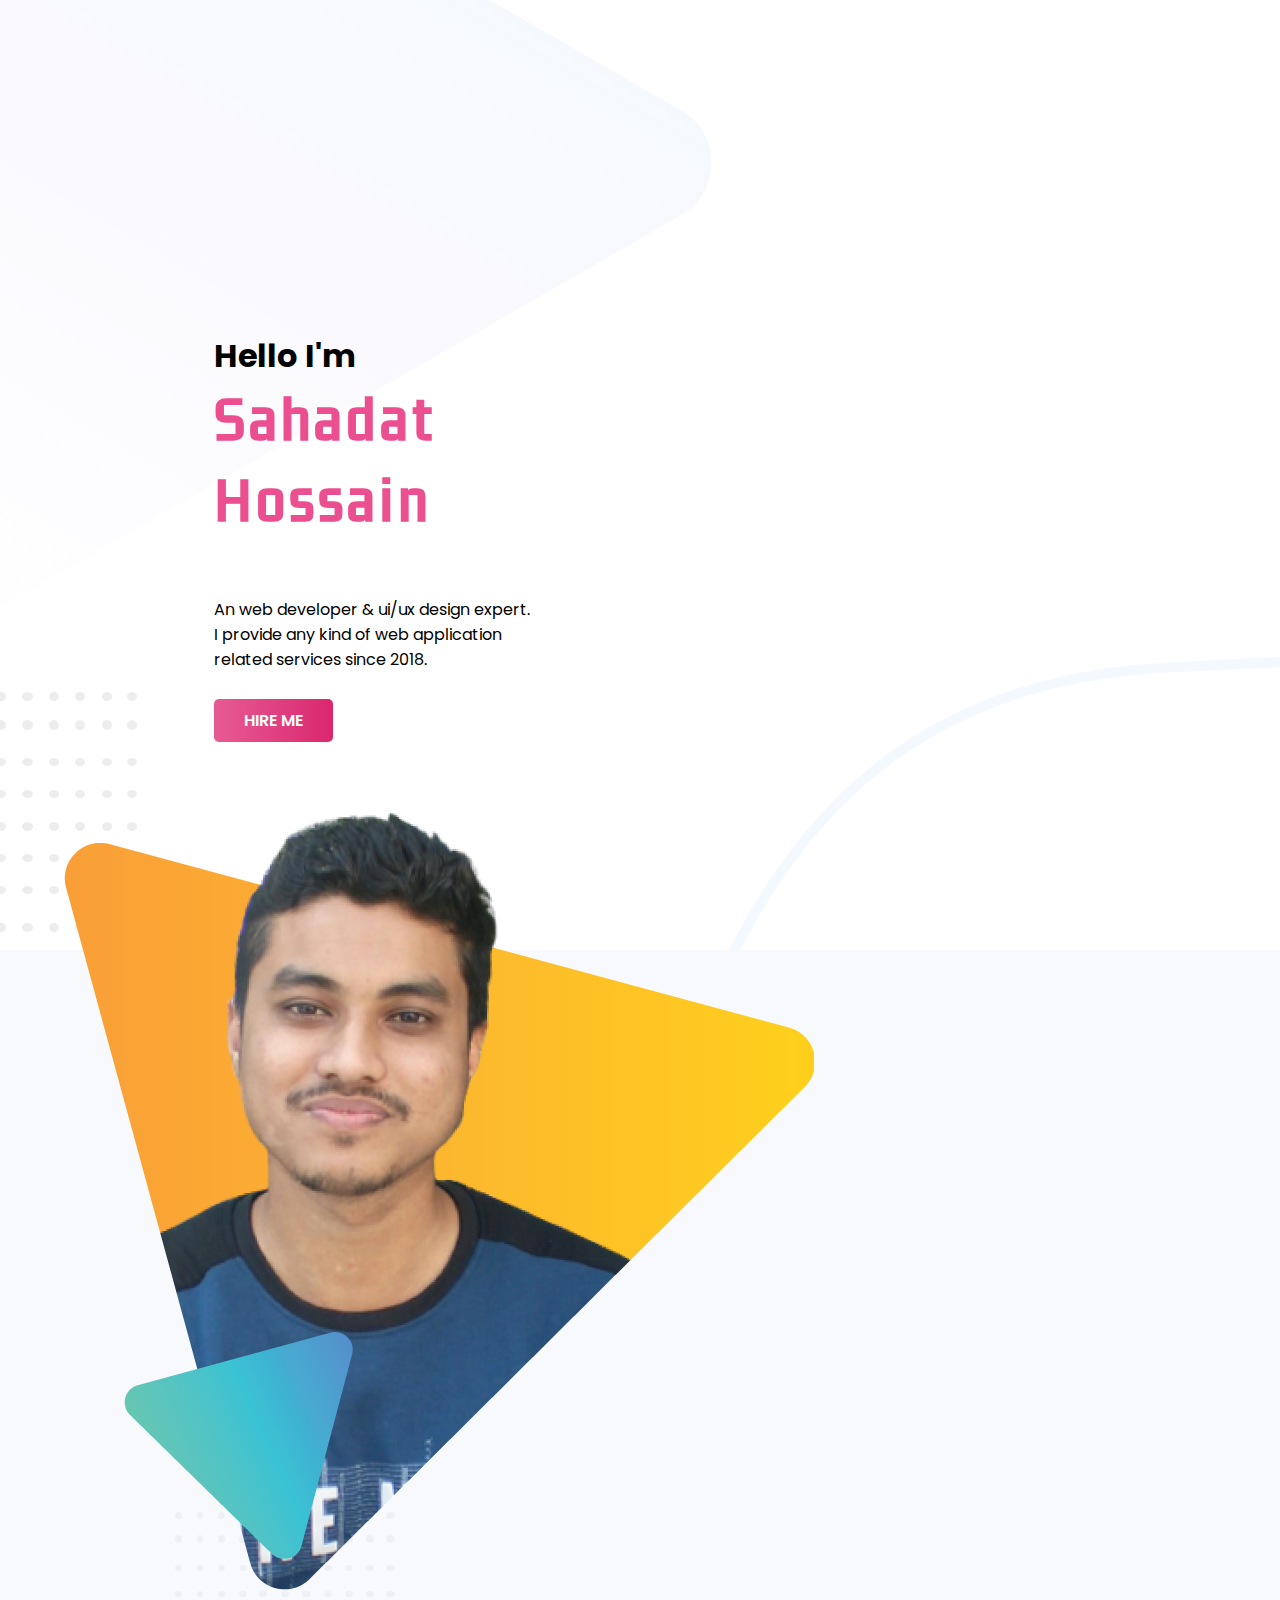
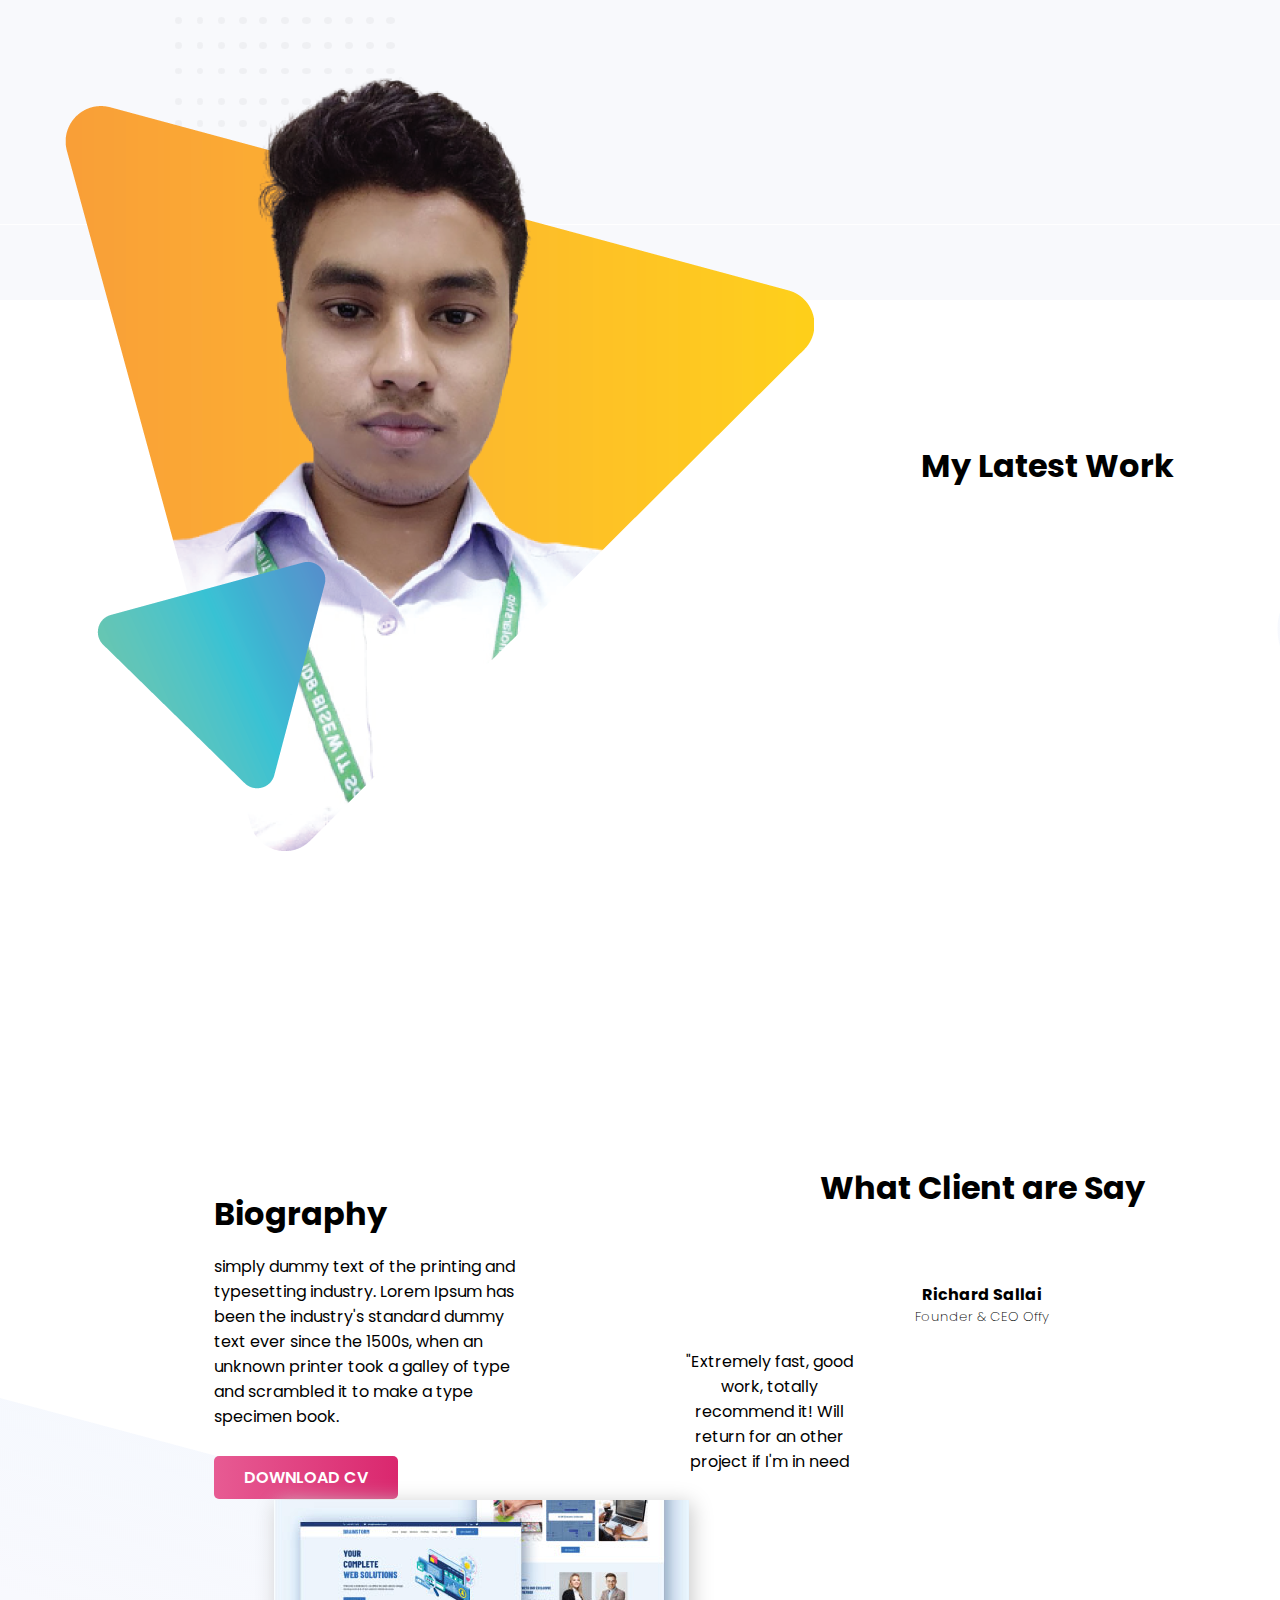
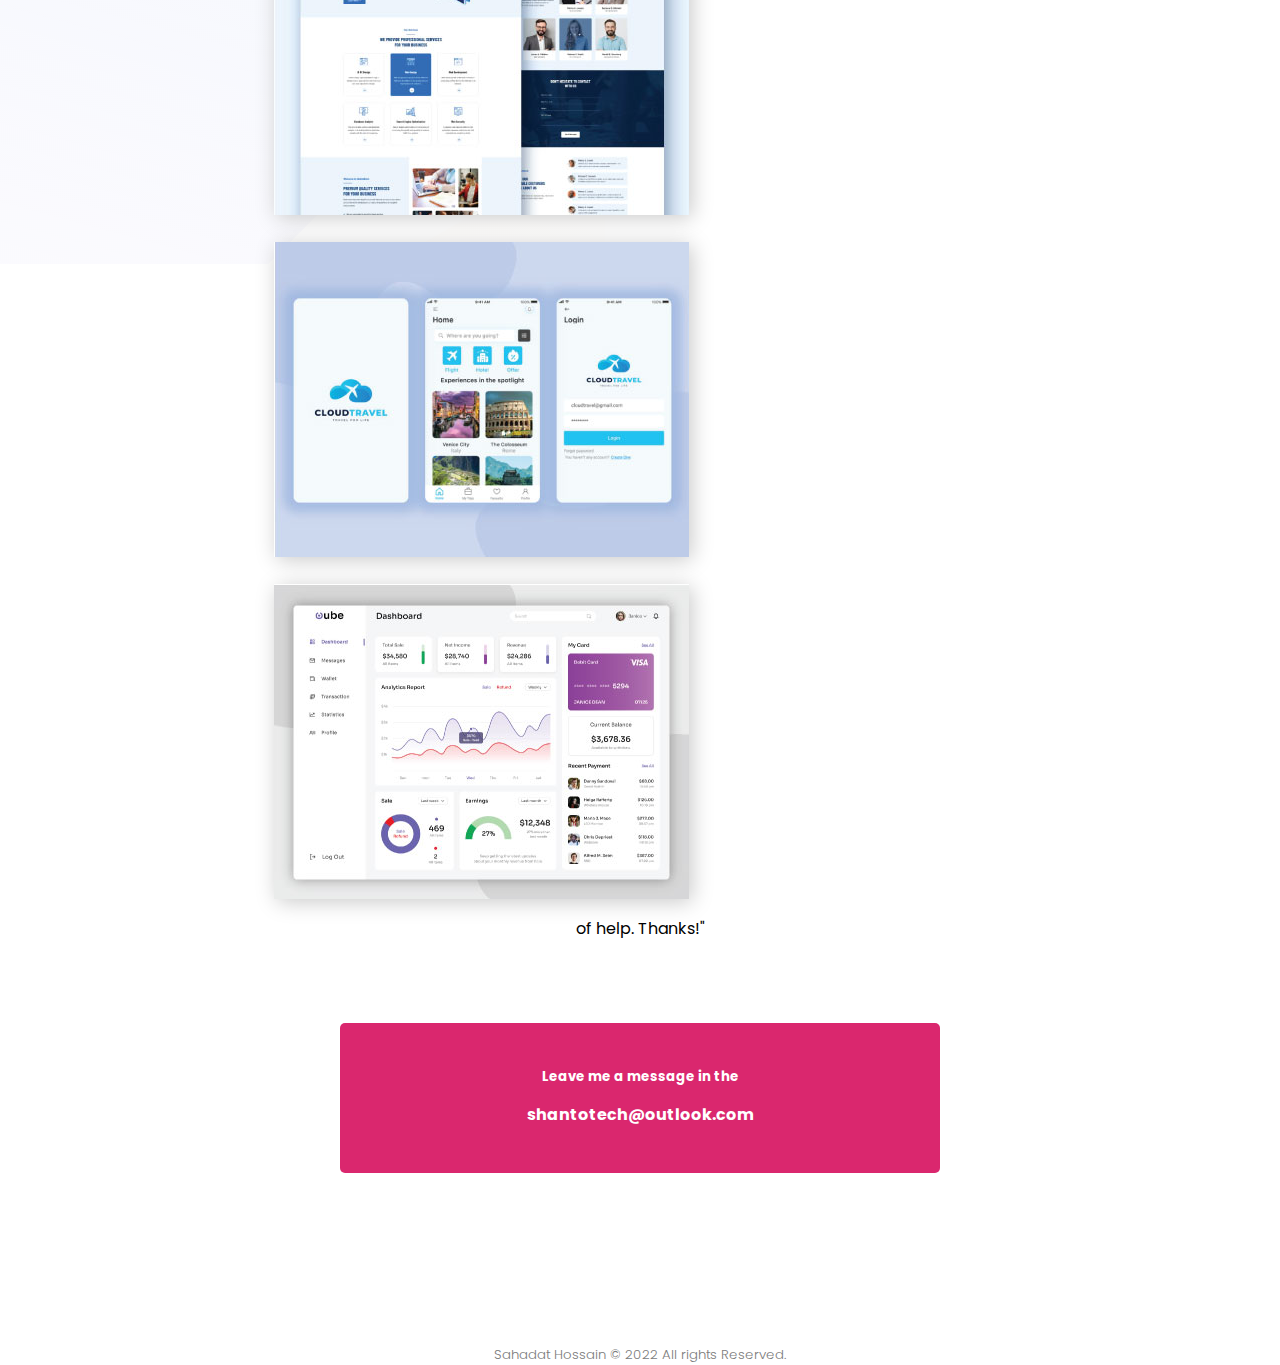
<file: index.html>
<!DOCTYPE html>
<html lang="en">
<head>
    <meta charset="UTF-8">
    <meta http-equiv="X-UA-Compatible" content="IE=edge">
    <meta name="viewport" content="width=device-width, initial-scale=1.0">
    <title>Personal Website</title>
    <link rel="stylesheet" href="style.css">
    <link href="https://fonts.googleapis.com/css2?family=Poppins&display=swap" rel="stylesheet">
    <link href="https://fonts.googleapis.com/css2?family=Kdam+Thmor+Pro&display=swap" rel="stylesheet">
</head>
<body>
    <section class="section-one">
            <div class="half-width content">
                <h3>Hello I'm</h3>
                <h1>Sahadat Hossain</h1>
                <p>An web developer & ui/ux design expert. I provide any kind of web application related services since 2018.</p>
                <div class="button">
                    <a target="_blank" href="https://www.linkedin.com/in/sahadat-hossain-ui-ux-designer/">HIRE ME</a>
                </div>
            </div>
            <div class="half-width image">
                <img src="./images/Profile-01.png" alt="">
            </div>
    </section>
    <section class="section-two">
        <div class="half-width image">
            <img src="./images/Profile-02.png" alt="">
        </div>
        <div class="half-width content">
            <h3>Biography</h3>
            <p>simply dummy text of the printing and typesetting industry. Lorem Ipsum has been the industry's standard dummy text ever since the 1500s, when an unknown printer took a galley of type and scrambled it to make a type specimen book.</p>
            <div class="button">
                <a target="_blank" href="https://drive.google.com/drive/u/1/folders/1t9By5cRut77A2t-ZSxt3wkPX7knW1WMX">DOWNLOAD CV</a>
            </div>
        </div>
    </section>
    <section class="section-three">
        <h3 class="title">My Latest Work</h3>
        <div class="latest-work">
            <img class="one" src="./latest-work/work-3.jpg" alt="">
            <img class="two" src="./latest-work/work-2.jpg" alt="">
            <img class="three" src="./latest-work/work-1.jpg" alt="">
        </div>
    </section>
    <section class="section-four">
        <div class="all-content">
            <h3 class="client-say">What Client are Say</h3>
            <h4 class="name">Richard Sallai</h4>
            <h5 class="founder">Founder & CEO Offy</h5>
            <p class="paragraph">"Extremely fast, good work, totally recommend it! Will return for an other project if I'm in need of help. Thanks!"</p>
            <div class="message">
                <h5 class="leave">Leave me a message in the</h5>
                <h4 class="mail">shantotech@outlook.com</h4>
            </div>
        </div>
        <footer>
            <h5 class="copyright">Sahadat Hossain © 2022 All rights Reserved.</h5>
        </footer>
    </section>
</body>
</html>
</file>
<file: style.css>
body{
    margin: 0%;
    font-family: 'Poppins', sans-serif;
}
.half-width{
    float: left;
    margin-left: 5%;
    padding-top: 80px;
    
}
.content{
    width: 25%;
    padding: 300px 150px 0px 150px;
}
h3{
    font-size: 32px;
    margin-bottom: 0px;
}
h1{
    margin-top: 0px;
    color: #ec4f8f;
    font-family: 'Kdam Thmor Pro', sans-serif;
    font-size: 52px;
    letter-spacing: 4px;
    padding-bottom: 20px;
}
a{
    text-decoration: none;
    padding: 10px 30px;
    color: white;
    border-radius: 5px;
    background: linear-gradient(90deg,#e75b93, #da276e);
    font-weight: 600;
}
.button{
    padding-top: 20px;
}
.section-one{
    background-image: url(./images/header-bg.png);
}
.section-two{
    background-image: url(./images/biography-bg.png);
}
section{
    height: 950px;
}
.title{
    text-align: center;
    padding: 110px 0px;
}
.latest-work{
    float: left;
    padding: 0px 264px;
}
.one{
    margin: 10px;
    box-shadow: 3px 3px 20px #cacaca;
}
.two{
    box-shadow: 3px 3px 20px #cacaca;
    margin: 10px;
}
.three{
    box-shadow: 3px 3px 20px #cacaca;
    margin: 10px;
}
.section-three{
    padding: 0px 0px 100px 0px;
    height: 700px;
    background-image: url(./images/latest-work-bg.png);
}
.all-content{
    text-align: center;
}
.client-say{
    margin-bottom: 70px;
}
.founder{
    font-weight: 200;
    margin-top: 0px;
}
.name{
    margin-bottom: 0px;
}
.paragraph{
    width: 430px;
    margin: auto;
    padding-bottom: 60px;
}
.message{
    background: #da276e;
    color: white;
    width: 600px;
    height: 150px;
    border-radius: 5px;
    margin: auto;
}
.leave{
    margin-bottom: 0px;
    padding-top: 44px;
}
.mail{
    margin-top: 15px;
}
.section-four{
    padding: 0px 0px 100px 0px;
    height: 600px;
    background-image: url(./images/footer-bg.png);
}
.copyright{
    text-align: center;
    font-weight: 300;
    color: #7c7c7c;
}
footer{
    padding-top: 150px;
}
</file>
